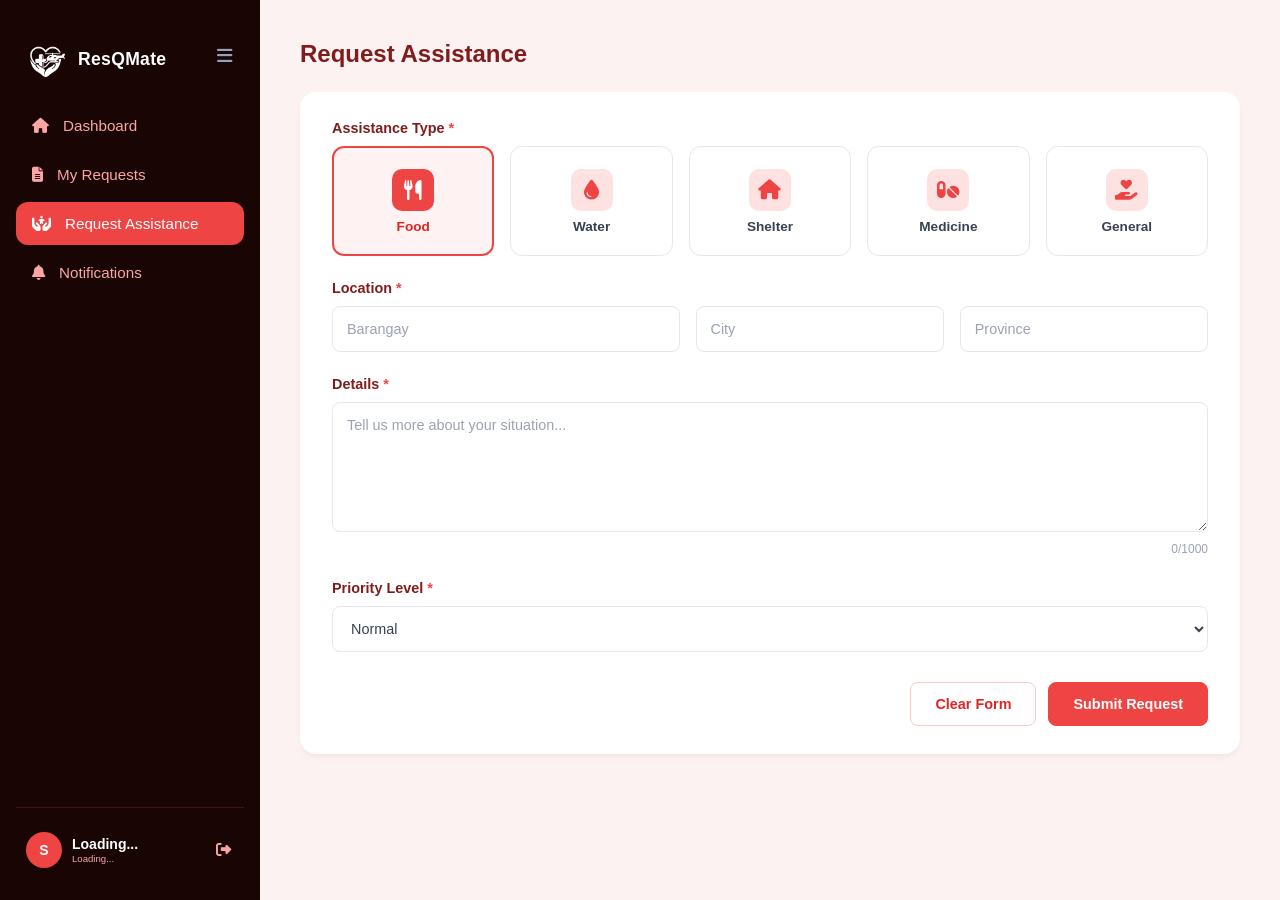
<file: frontend/customer/request.html>
<!DOCTYPE html>
<html lang="en">

<head>
    <meta charset="UTF-8">
    <meta name="viewport" content="width=device-width, initial-scale=1.0">
    <title>ResQMate - Request Assistance</title>

    <link rel="stylesheet" href="../style/customer-sidebar.css">
    <link rel="stylesheet" href="../style/customer-request.css">
    <link rel="stylesheet" href="../style/logout-modal.css">
    <link rel="stylesheet" href="https://cdnjs.cloudflare.com/ajax/libs/font-awesome/6.4.0/css/all.min.css">
</head>

<body>

    <div class="dashboard-container">

        <div id="sidebar-container"></div>

        <main class="main-content">

            <div class="content-title">
                <h2>Request Assistance</h2>
            </div>

            <div class="request-card">

                <form id="requestForm">

                    <div class="form-section">

                        <label class="form-label">
                            Assistance Type <span>*</span>
                        </label>

                        <div class="assistance-types">

                            <button type="button" class="assistance-option active" data-type="Food">
                                <div class="option-icon">
                                    <i class="fa-solid fa-utensils"></i>
                                </div>
                                <div class="option-name">Food</div>
                            </button>

                            <button type="button" class="assistance-option" data-type="Water">
                                <div class="option-icon">
                                    <i class="fa-solid fa-droplet"></i>
                                </div>
                                <div class="option-name">Water</div>
                            </button>

                            <button type="button" class="assistance-option" data-type="Shelter">
                                <div class="option-icon">
                                    <i class="fa-solid fa-house"></i>
                                </div>
                                <div class="option-name">Shelter</div>
                            </button>

                            <button type="button" class="assistance-option" data-type="Medicine">
                                <div class="option-icon">
                                    <i class="fa-solid fa-pills"></i>
                                </div>
                                <div class="option-name">Medicine</div>
                            </button>

                            <button type="button" class="assistance-option" data-type="General">
                                <div class="option-icon">
                                    <i class="fa-solid fa-hand-holding-heart"></i>
                                </div>
                                <div class="option-name">General</div>
                            </button>

                        </div>

                        <input type="hidden" id="assistanceType" name="assistance_type" value="Food">

                    </div>

                    <div class="form-section">

                        <label class="form-label">
                            Location <span>*</span>
                        </label>

                        <div class="location-fields">

                            <input type="text" id="barangay" name="barangay" class="form-input" placeholder="Barangay"
                                required>

                            <input type="text" id="city" name="city" class="form-input" placeholder="City" required>

                            <input type="text" id="province" name="province" class="form-input" placeholder="Province"
                                required>

                        </div>

                    </div>

                    <div class="form-section">

                        <label for="details" class="form-label">
                            Details <span>*</span>
                        </label>

                        <textarea id="details" name="details" class="form-textarea" maxlength="1000"
                            placeholder="Tell us more about your situation..." required></textarea>

                        <div class="character-counter">
                            <span id="characterCount">0</span>/1000
                        </div>

                    </div>

                    <div class="form-section">

                        <label for="priority" class="form-label">
                            Priority Level <span>*</span>
                        </label>

                        <select id="priority" name="priority" class="form-select" required>

                            <option value="Normal">Normal</option>
                            <option value="High">High</option>
                            <option value="Critical">Critical</option>

                        </select>

                    </div>

                    <div class="form-buttons">

                        <button type="button" class="cancel-button" id="cancelButton">
                            Clear Form
                        </button>

                        <button type="submit" class="submit-button">
                            Submit Request
                        </button>

                    </div>

                </form>

            </div>

        </main>

    </div>

    <div id="logout-modal-wrapper"></div>

    <script src="../js/customer-request.js"></script>
    <script src="../components/loadSidebar.js"></script>
    <script src="../components/logout-modal.js"></script>

</body>

</html>
</file>
<file: frontend/style/customer-sidebar.css>
/* ================= SIDEBAR & GLOBAL RED THEME ================= */

.sidebar {
    width: 260px;
    height: 100vh;
    display: flex;
    flex-direction: column;
    justify-content: space-between;
    background: #1a0505;
    /* Updated to a deep dark red-maroon tint */
    color: #ffffff;
    position: fixed;
    left: 0;
    top: 0;
    padding: 24px 16px;
    z-index: 100;
    transition: width 0.3s ease;
}


/* ================= TOGGLE BUTTON ================= */

.toggle-btn {
    background: transparent;
    border: none;
    color: #fca5a5;
    /* Soft light red tone */
    font-size: 1.1rem;
    cursor: pointer;
    padding: 10px;
    border-radius: 8px;
    transition: 0.2s;
    margin-bottom: 15px;
}

.toggle-btn:hover {
    background: rgba(239, 68, 68, 0.15);
    /* Red tinted hover state */
    color: #ffffff;
}


/* ================= LOGO ================= */

.sidebar-brand,
.logo {
    display: flex;
    align-items: center;
    gap: 12px;
    padding-left: 12px;
    margin-bottom: 24px;
}

.brand-logo,
.logo img {
    mix-blend-mode: lighten;
    filter: brightness(0) invert(1);
    width: 40px;
    height: 40px;
    border-radius: 10px;
    display: flex;
    align-items: center;
    justify-content: center;
    font-size: 1.25rem;
    object-fit: contain;
}

.sidebar-brand h2,
.logo h2 {
    margin: 0;
    font-size: 1.10rem;
    font-weight: 600;
    color: #ffffff;
    letter-spacing: 0.3px;
}


/* ================= MENU ================= */

.sidebar-menu,
.menu {
    list-style: none;
    padding: 0;
    margin: 0;
    flex: 1;
    display: flex;
    flex-direction: column;
    gap: 6px;
}

.menu li a {
    display: flex;
    align-items: center;
    gap: 14px;
    padding: 13px 16px;
    border-radius: 12px;
    text-decoration: none;
    color: #fca5a5;
    /* Soft light red tone */
    font-size: 0.95rem;
    font-weight: 500;
    transition: all 0.2s ease;
    position: relative;
    white-space: nowrap;
}

.menu li a:hover {
    background: rgba(239, 68, 68, 0.15);
    /* Red tinted hover state */
    color: #ffffff;
}


/* Active Page Pill - Red */

.sidebar .menu li a.active,
.sidebar a.active {
    background-color: #ef4444;
    /* Red background for active page */
    color: #ffffff;
    /* White text for readability */
}

.sidebar .menu li a.active:hover,
.sidebar a.active:hover {
    background-color: #dc2626;
    /* Slightly darker red on hover */
    color: #ffffff;
}


/* ================= BOTTOM SECTION ================= */

.sidebar-bottom {
    padding-top: 16px;
    border-top: 1px solid rgba(239, 68, 68, 0.2);
    /* Red-tinted border */
}

.sidebar-footer-row {
    display: flex;
    align-items: center;
    gap: 8px;
    width: 100%;
}


/* ================= LOGOUT ================= */

.logout button,
.logout-btn {
    width: 42px;
    height: 42px;
    display: flex;
    align-items: center;
    justify-content: center;
    border: none;
    border-radius: 12px;
    background: transparent;
    color: #fca5a5;
    font-size: 0.95rem;
    cursor: pointer;
    text-decoration: none;
    transition: 0.2s ease;
    flex-shrink: 0;
}

.logout button span,
.logout-btn span {
    display: none;
}

.logout button:hover,
.logout-btn:hover {
    background: rgba(239, 68, 68, 0.25);
    color: #ffffff;
}


/* ================= PROFILE ================= */

.profile-button {
    flex: 1;
    display: flex;
    align-items: center;
    gap: 10px;
    padding: 8px 10px;
    border: none;
    border-radius: 12px;
    background: transparent;
    text-align: left;
    transition: background 0.2s ease;
    overflow: hidden;
}


/* Profile Avatar */

.profile-avatar {
    width: 36px;
    height: 36px;
    flex-shrink: 0;
    display: flex;
    align-items: center;
    justify-content: center;
    border-radius: 50%;
    background: #EF4444;
    color: white;
    font-size: 14px;
    font-weight: 600;
}

.profile-info {
    display: flex;
    flex-direction: column;
    overflow: hidden;
}

.profile-info strong {
    font-size: 0.875rem;
    color: #ffffff;
    white-space: nowrap;
    overflow: hidden;
    text-overflow: ellipsis;
}

.profile-info span {
    margin-top: 1px;
    font-size: 0.60rem;
    color: #fca5a5;
}


/* ================= COLLAPSED SIDEBAR ================= */

.sidebar.collapsed {
    width: 80px;
    padding: 24px 8px;
}


/* Logo */

.sidebar.collapsed .logo {
    justify-content: center;
    padding: 15px 0 !important;
    margin-bottom: 10px;
}

.sidebar.collapsed .logo h2 {
    display: none;
}

.sidebar.collapsed .logo img {
    width: 40px;
    height: 40px;
}


/* Header */

.sidebar.collapsed .sidebar-header-wrapper {
    justify-content: center !important;
    padding-right: 0 !important;
    flex-direction: column;
}


/* Toggle button */

.sidebar.collapsed .toggle-btn {
    margin-bottom: 15px;
}


/* Menu */

.sidebar.collapsed .menu {
    align-items: center;
}

.sidebar.collapsed .menu li {
    width: 100%;
    display: flex;
    justify-content: center;
}

.sidebar.collapsed .menu li a {
    width: 48px;
    height: 48px;
    padding: 0;
    justify-content: center;
    gap: 0;
}

.sidebar.collapsed .menu li a span {
    display: none;
}

.sidebar.collapsed .menu li a i {
    margin: 0;
}


/* Bottom section */

.sidebar.collapsed .sidebar-footer-row {
    flex-direction: column;
    gap: 10px;
    align-items: center;
}


/* Profile */

.sidebar.collapsed .profile-button {
    width: 44px;
    height: 44px;
    padding: 0;
    justify-content: center;
    flex: none;
}

.sidebar.collapsed .profile-info {
    display: none;
}


/* Logout */

.sidebar.collapsed .logout button,
.sidebar.collapsed .logout-btn {
    width: 44px;
    height: 44px;
}

.sidebar.collapsed .logout button span,
.sidebar.collapsed .logout-btn span {
    display: none;
}


/* ================= DASHBOARD POSITION ================= */

.sidebar.collapsed~.main-content {
    margin-left: 80px !important;
}


/* ================= RESPONSIVE ================= */

@media (max-width: 768px) {

    .sidebar {
        width: 80px;
        padding: 20px 10px;
    }

    .sidebar .logo h2,
    .sidebar .menu span,
    .sidebar .profile-info {
        display: none;
    }

    .sidebar .logo {
        justify-content: center;
        padding-left: 0;
    }

    .sidebar .sidebar-header-wrapper {
        flex-direction: column;
        justify-content: center;
    }

    .sidebar .menu {
        align-items: center;
    }

    .sidebar .menu li {
        width: 100%;
        display: flex;
        justify-content: center;
    }

    .sidebar .menu li a {
        width: 48px;
        height: 48px;
        padding: 0;
        justify-content: center;
        gap: 0;
    }

    .sidebar-footer-row {
        flex-direction: column;
        gap: 10px;
        align-items: center;
    }

    .profile-button {
        width: 44px;
        height: 44px;
        padding: 0;
        justify-content: center;
        flex: none;
    }

    .logout button,
    .logout-btn {
        width: 44px;
        height: 44px;
    }
}
</file>
<file: frontend/style/customer-request.css>
/* ===========================
   Global Reset & Base Styles
   =========================== */

* {
    margin: 0;
    padding: 0;
    box-sizing: border-box;
    font-family: 'Segoe UI', Tahoma, Geneva, Verdana, sans-serif;
}

body {
    background-color: #fdf2f2;
    color: #333;
}

.dashboard-container {
    display: flex;
    min-height: 100vh;
}


/* ===========================
   MAIN CONTENT
   =========================== */

.main-content {
    margin-left: 260px;
    flex-grow: 1;
    min-height: 100vh;
    padding: 40px;
    transition: all 0.3s ease;
}

.dashboard-container.sidebar-collapsed .main-content {
    margin-left: 80px;
}


/* ===========================
   CONTENT TITLE
   =========================== */

.content-title {
    margin-bottom: 24px;
}

.content-title h2 {
    font-size: 1.5rem;
    font-weight: 700;
    color: #7f1d1d;
    margin-bottom: 6px;
}

.content-title p {
    color: #6b7280;
    font-size: 0.9rem;
    font-weight: 400;
}


/* ===========================
   REQUEST CARD
   =========================== */

.request-card {
    width: 100%;
    max-width: 100rem;
    background-color: #ffffff;
    border-radius: 16px;
    padding: 28px 32px;
    box-shadow: 0 4px 6px -1px rgba(127, 29, 29, 0.06);
}


/* ===========================
   FORM SECTIONS
   =========================== */

.form-section {
    margin-bottom: 24px;
}

.form-label {
    display: block;
    margin-bottom: 10px;
    font-size: 0.9rem;
    font-weight: 600;
    color: #7f1d1d;
}

.form-label span {
    color: #ef4444;
}


/* ===========================
   ASSISTANCE TYPES
   =========================== */

.assistance-types {
    display: grid;
    grid-template-columns: repeat(5, 1fr);
    gap: 16px;
    width: 100%;
}

.assistance-option {
    height: 110px;
    border: 1px solid #e5e7eb;
    border-radius: 12px;
    background-color: #ffffff;
    color: #374151;
    cursor: pointer;
    display: flex;
    flex-direction: column;
    align-items: center;
    justify-content: center;
    transition: all 0.2s ease;
}

.assistance-option:hover {
    border-color: #ef4444;
    background-color: #fef2f2;
}

.assistance-option.active {
    border: 2px solid #ef4444;
    background-color: #fef2f2;
}


/* ===========================
   OPTION ICON
   =========================== */

.option-icon {
    width: 42px;
    height: 42px;
    display: flex;
    align-items: center;
    justify-content: center;
    border-radius: 10px;
    background-color: #fee2e2;
    color: #ef4444;
    font-size: 1.25rem;
    margin-bottom: 8px;
}

.option-name {
    font-size: 0.85rem;
    font-weight: 600;
    color: #374151;
}

.assistance-option.active .option-name {
    color: #dc2626;
}

.assistance-option.active .option-icon {
    background-color: #ef4444;
    color: #ffffff;
}


/* ===========================
   FORM INPUTS
   =========================== */

.form-input,
.form-select {
    width: 100%;
    height: 46px;
    padding: 0 14px;
    border: 1px solid #e5e7eb;
    border-radius: 8px;
    outline: none;
    background-color: #ffffff;
    color: #374151;
    font-family: 'Segoe UI', Tahoma, Geneva, Verdana, sans-serif;
    font-size: 0.9rem;
    transition: 0.2s ease;
}

.form-input::placeholder,
.form-textarea::placeholder {
    color: #9ca3af;
}

.form-input:focus,
.form-select:focus,
.form-textarea:focus {
    border-color: #ef4444;
    box-shadow: 0 0 0 3px rgba(239, 68, 68, 0.08);
}

/* ===========================
   LOCATION FIELDS
   =========================== */

.location-fields {
    display: grid;
    grid-template-columns: 1.4fr 1fr 1fr;
    gap: 16px;
    width: 100%;
}

.location-fields .form-input {
    width: 100%;
}


/* ===========================
   LOCATION RESPONSIVE DESIGN
   =========================== */

@media (max-width: 768px) {
    .location-fields {
        grid-template-columns: 1fr 1fr;
    }

    .location-fields .form-input:first-child {
        grid-column: 1 / -1;
    }
}

@media (max-width: 550px) {
    .location-fields {
        grid-template-columns: 1fr;
        gap: 12px;
    }

    .location-fields .form-input:first-child {
        grid-column: auto;
    }
}


/* ===========================
   TEXTAREA
   =========================== */

.form-textarea {
    width: 100%;
    min-height: 130px;
    padding: 12px 14px;
    border: 1px solid #e5e7eb;
    border-radius: 8px;
    outline: none;
    resize: vertical;
    background-color: #ffffff;
    color: #374151;
    font-family: 'Segoe UI', Tahoma, Geneva, Verdana, sans-serif;
    font-size: 0.9rem;
    line-height: 1.5;
    transition: 0.2s ease;
}


/* ===========================
   CHARACTER COUNTER
   =========================== */

.character-counter {
    text-align: right;
    margin-top: 6px;
    color: #9ca3af;
    font-size: 0.75rem;
}


/* ===========================
   FORM BUTTONS
   =========================== */

.form-buttons {
    display: flex;
    justify-content: flex-end;
    gap: 12px;
    margin-top: 30px;
}

.cancel-button,
.submit-button {
    height: 44px;
    padding: 0 24px;
    border-radius: 8px;
    font-family: 'Segoe UI', Tahoma, Geneva, Verdana, sans-serif;
    font-size: 0.9rem;
    font-weight: 600;
    cursor: pointer;
    transition: all 0.2s ease;
}


/* ===========================
   CANCEL BUTTON
   =========================== */

.cancel-button {
    border: 1px solid #fecaca;
    background-color: #ffffff;
    color: #dc2626;
}

.cancel-button:hover {
    background-color: #fef2f2;
    border-color: #ef4444;
}


/* ===========================
   SUBMIT BUTTON
   =========================== */

.submit-button {
    border: 1px solid #ef4444;
    background-color: #ef4444;
    color: #ffffff;
}

.submit-button:hover {
    background-color: #dc2626;
    border-color: #dc2626;
}

.submit-button:disabled {
    background-color: #fca5a5;
    border-color: #fca5a5;
    cursor: not-allowed;
}


/* ===========================
   RESPONSIVE DESIGN
   =========================== */

@media (max-width: 1024px) {
    .assistance-types {
        grid-template-columns: repeat(2, 1fr);
    }
}

@media (max-width: 768px) {
    .main-content {
        margin-left: 80px;
        padding: 20px;
    }

    .dashboard-container.sidebar-collapsed .main-content {
        margin-left: 80px;
    }

    .request-card {
        padding: 24px;
    }
}

@media (max-width: 550px) {
    .main-content {
        margin-left: 0;
        padding: 16px;
    }

    .request-card {
        padding: 20px;
    }

    .assistance-types {
        grid-template-columns: repeat(2, 1fr);
        gap: 10px;
    }

    .assistance-option {
        height: 95px;
    }

    .form-buttons {
        flex-direction: column;
    }

    .cancel-button,
    .submit-button {
        width: 100%;
    }
}
</file>
<file: frontend/style/logout-modal.css>
.modal {
    position: fixed;
    inset: 0;

    background: rgba(0, 0, 0, 0.6);

    display: flex;
    justify-content: center;
    align-items: center;

    opacity: 0;
    visibility: hidden;

    transition: 0.3s ease;
    z-index: 9999;
}

.modal.show {
    opacity: 1;
    visibility: visible;
}

.modal-content {
    background: #fff;
    width: 90%;
    max-width: 400px;
    padding: 24px;
    border-radius: 16px;
    box-shadow: 0 20px 25px -5px rgba(0, 0, 0, .2);

    animation: popupScale .25s ease;
}

.close-btn {
    cursor: pointer;
}

@keyframes popupScale {
    from {
        transform: scale(.95);
        opacity: 0;
    }

    to {
        transform: scale(1);
        opacity: 1;
    }
}
</file>
